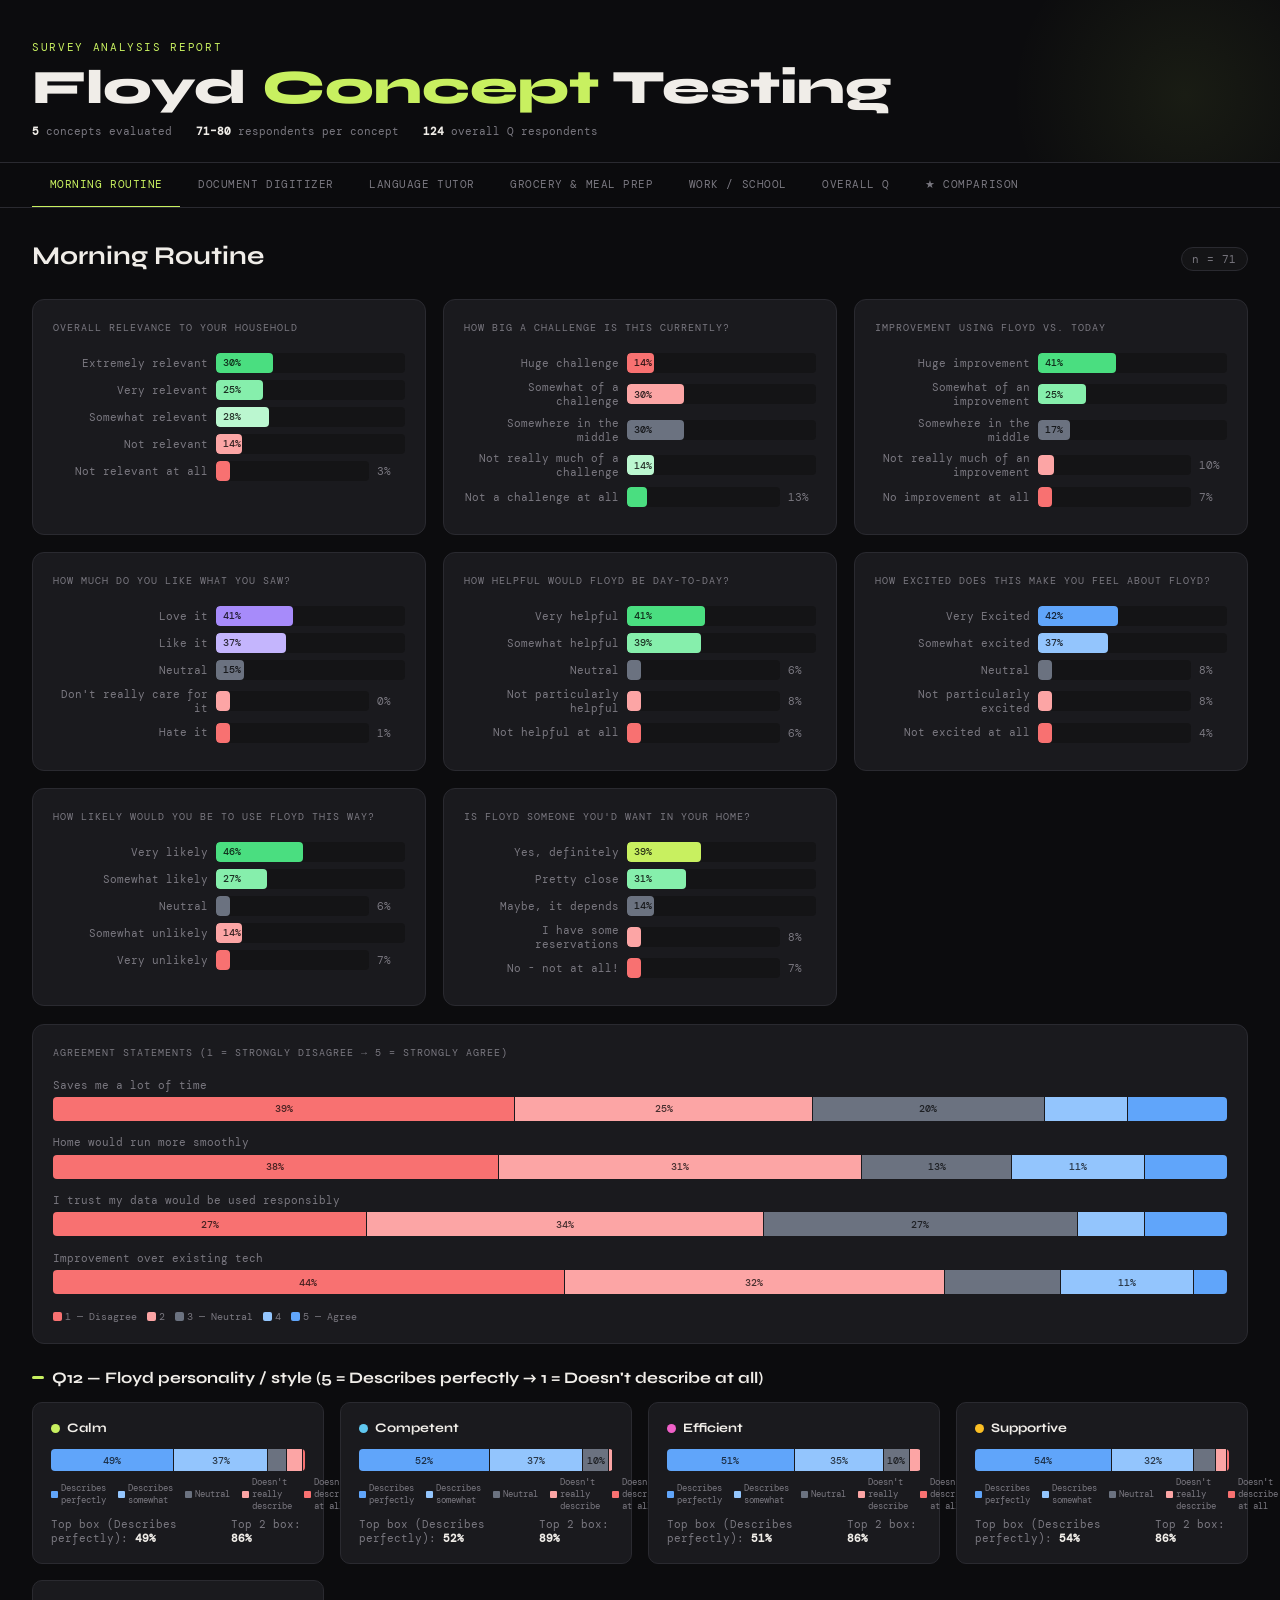
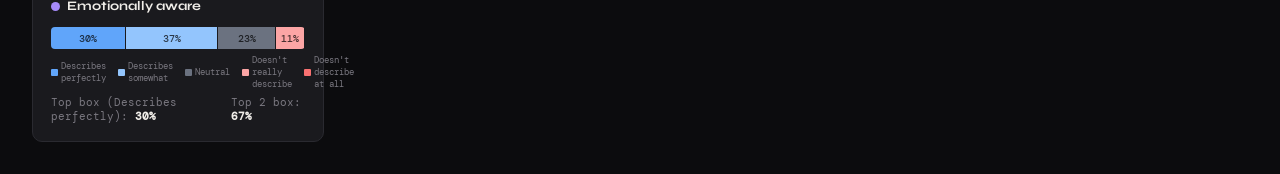
<file: floyddashboard/index.html>
<!DOCTYPE html>
<html lang="en">
<head>
<meta charset="UTF-8">
<meta name="viewport" content="width=device-width, initial-scale=1.0">
<title>Floyd Concept Testing Dashboard</title>
<link href="https://fonts.googleapis.com/css2?family=DM+Mono:wght@400;500&family=Syne:wght@700;800&display=swap" rel="stylesheet">
<style>
*{box-sizing:border-box;margin:0;padding:0}
:root{
  --bg:#0c0c0e;--surface:#141416;--card:#1a1a1e;--border:#2a2a30;
  --text:#f0ede8;--muted:#7a7880;
  --accent:#c8f060;--blue:#60a5fa;--purple:#a78bfa;--amber:#fbbf24;--red:#f87171;
  --pos1:#4ade80;--pos2:#86efac;--pos3:#bbf7d0;--neu:#6b7280;--neg1:#f87171;--neg2:#fca5a5;--neg3:#fecaca;
}
body{font-family:'DM Mono',monospace;background:var(--bg);color:var(--text);min-height:100vh}

header{padding:2.5rem 2rem 1.5rem;border-bottom:1px solid var(--border);position:relative;overflow:hidden}
header::before{content:'';position:absolute;top:-80px;right:-80px;width:350px;height:350px;background:radial-gradient(circle,rgba(200,240,96,.07) 0%,transparent 70%);pointer-events:none}
.htag{font-size:11px;letter-spacing:.15em;color:var(--accent);text-transform:uppercase;margin-bottom:.6rem}
h1{font-family:'Syne',sans-serif;font-size:clamp(1.8rem,4vw,3rem);font-weight:800;line-height:1;margin-bottom:.75rem}
h1 span{color:var(--accent)}
.hmeta{font-size:11px;color:var(--muted);display:flex;gap:1.5rem;flex-wrap:wrap}
.hmeta strong{color:var(--text)}

nav{position:sticky;top:0;z-index:100;background:rgba(12,12,14,.96);backdrop-filter:blur(10px);border-bottom:1px solid var(--border);padding:0 2rem;display:flex;gap:0;overflow-x:auto}
nav::-webkit-scrollbar{height:0}
.nb{font-family:'DM Mono',monospace;font-size:11px;letter-spacing:.05em;padding:.9rem 1.1rem;background:none;border:none;color:var(--muted);cursor:pointer;white-space:nowrap;border-bottom:2px solid transparent;transition:all .2s;text-transform:uppercase}
.nb:hover{color:var(--text)}
.nb.active{color:var(--accent);border-bottom-color:var(--accent)}

main{padding:2rem;max-width:1400px;margin:0 auto}

.sec{display:none}
.sec.active{display:block}

.sec-hdr{display:flex;align-items:flex-end;justify-content:space-between;margin-bottom:1.75rem;flex-wrap:wrap;gap:1rem}
.sec-title{font-family:'Syne',sans-serif;font-size:1.6rem;font-weight:700}
.nbadge{font-size:11px;background:var(--surface);border:1px solid var(--border);color:var(--muted);padding:4px 10px;border-radius:20px;letter-spacing:.05em}

.grid{display:grid;grid-template-columns:repeat(auto-fill,minmax(320px,1fr));gap:1.1rem;margin-bottom:1.1rem}
.card{background:var(--card);border:1px solid var(--border);border-radius:12px;padding:1.25rem}
.ctitle{font-size:10px;text-transform:uppercase;letter-spacing:.1em;color:var(--muted);margin-bottom:1.1rem;line-height:1.5}

.br{display:flex;align-items:center;gap:8px;margin-bottom:7px}
.bl{font-size:11px;color:var(--muted);width:155px;flex-shrink:0;text-align:right;line-height:1.3}
.bt{flex:1;background:var(--surface);border-radius:4px;height:20px;overflow:hidden}
.bf{height:100%;border-radius:4px;display:flex;align-items:center;padding:0 7px;min-width:2px}
.bv{font-size:10px;font-weight:500;color:rgba(0,0,0,.8);white-space:nowrap}
.bvo{font-size:11px;color:var(--muted);white-space:nowrap;min-width:28px}

.sub-hdr{font-family:'Syne',sans-serif;font-size:1rem;font-weight:700;color:var(--text);margin:1.5rem 0 .9rem;display:flex;align-items:center;gap:.5rem}
.sub-hdr::before{content:'';display:inline-block;width:12px;height:3px;background:var(--accent);border-radius:2px}

.agree-row{margin-bottom:.9rem}
.agree-lbl{font-size:11px;color:var(--muted);margin-bottom:4px;line-height:1.4}
.stk{display:flex;height:24px;border-radius:4px;overflow:hidden;gap:1px}
.ss{display:flex;align-items:center;justify-content:center;font-size:10px;font-weight:500;color:rgba(0,0,0,.72)}
.ag-leg{display:flex;flex-wrap:wrap;gap:10px;margin-top:1rem;font-size:10px;color:var(--muted)}
.ag-leg span{display:flex;align-items:center;gap:3px}
.dot{width:9px;height:9px;border-radius:2px;display:inline-block;flex-shrink:0}

.traits-grid{display:grid;grid-template-columns:repeat(auto-fill,minmax(260px,1fr));gap:1rem}
.tcrd{background:var(--card);border:1px solid var(--border);border-radius:10px;padding:1.1rem}
.tname{font-family:'Syne',sans-serif;font-size:13px;font-weight:700;margin-bottom:.8rem;display:flex;align-items:center;gap:7px}
.tdot{width:9px;height:9px;border-radius:50%;flex-shrink:0}
.tstk{display:flex;height:22px;border-radius:4px;overflow:hidden;gap:1px;margin-bottom:5px}
.tsum{font-size:11px;color:var(--muted);display:flex;justify-content:space-between}
.tsum strong{color:var(--text)}

/* COMPARISON */
.view-btns{display:flex;gap:8px;flex-wrap:wrap}
.vbtn{font-family:'DM Mono',monospace;font-size:11px;letter-spacing:.05em;padding:7px 14px;background:var(--surface);border:1px solid var(--border);color:var(--muted);border-radius:6px;cursor:pointer;transition:all .2s;text-transform:uppercase}
.vbtn.active{background:var(--accent);color:#0c0c0e;border-color:var(--accent);font-weight:700}
.exp-btn{font-family:'DM Mono',monospace;font-size:11px;letter-spacing:.05em;padding:7px 14px;background:transparent;border:1px solid var(--accent);color:var(--accent);border-radius:6px;cursor:pointer;transition:all .2s;text-transform:uppercase}
.exp-btn:hover{background:var(--accent);color:#0c0c0e}

.comp-sec{margin-bottom:1.75rem}
.comp-sec-title{font-size:11px;text-transform:uppercase;letter-spacing:.1em;color:var(--muted);padding:.4rem 0;margin-bottom:.5rem;border-bottom:1px solid var(--border)}
.ctable{width:100%;border-collapse:collapse}
.ctable th{font-size:10px;text-transform:uppercase;letter-spacing:.07em;color:var(--muted);padding:7px 10px;text-align:center;background:var(--surface);border:1px solid var(--border);white-space:nowrap}
.ctable th.qcol{text-align:left;width:210px}
.ctable td{padding:7px 9px;border:1px solid var(--border);text-align:center;font-size:12px;vertical-align:middle}
.ctable td.qcell{text-align:left;font-size:11px;color:var(--text);background:var(--card);line-height:1.4}
.ctable tr:hover td{filter:brightness(1.07)}
.pcell{font-size:13px;font-weight:700;color:#0c0c0e;border-radius:4px;padding:4px 8px;display:inline-block;min-width:50px}
.top-badge{display:inline-block;background:var(--accent);color:#0c0c0e;font-size:8px;font-weight:700;padding:1px 4px;border-radius:8px;margin-left:3px;vertical-align:middle}

@media(max-width:600px){main{padding:1rem}.bl{width:110px;font-size:10px}.grid{grid-template-columns:1fr}}
</style>
</head>
<body>

<header>
  <div class="htag">Survey Analysis Report</div>
  <h1>Floyd <span>Concept</span> Testing</h1>
  <div class="hmeta">
    <div><strong>5</strong> concepts evaluated</div>
    <div><strong>71–80</strong> respondents per concept</div>
    <div><strong>124</strong> overall Q respondents</div>
  </div>
</header>

<nav>
  <button class="nb active" onclick="show('mr',this)">Morning Routine</button>
  <button class="nb" onclick="show('dd',this)">Document Digitizer</button>
  <button class="nb" onclick="show('lt',this)">Language Tutor</button>
  <button class="nb" onclick="show('gm',this)">Grocery &amp; Meal Prep</button>
  <button class="nb" onclick="show('ws',this)">Work / School</button>
  <button class="nb" onclick="show('ov',this)">Overall Q</button>
  <button class="nb" onclick="show('cmp',this)">★ Comparison</button>
</nav>

<main>

<!-- ===== MORNING ROUTINE ===== -->
<div class="sec active" id="mr">
  <div class="sec-hdr"><div class="sec-title">Morning Routine</div><div class="nbadge">n = 71</div></div>
  <div class="grid">
    <div class="card"><div class="ctitle">Overall relevance to your household</div><div id="mr_rel"></div></div>
    <div class="card"><div class="ctitle">How big a challenge is this currently?</div><div id="mr_chal"></div></div>
    <div class="card"><div class="ctitle">Improvement using Floyd vs. today</div><div id="mr_imp"></div></div>
    <div class="card"><div class="ctitle">How much do you like what you saw?</div><div id="mr_like"></div></div>
    <div class="card"><div class="ctitle">How helpful would Floyd be day-to-day?</div><div id="mr_help"></div></div>
    <div class="card"><div class="ctitle">How excited does this make you feel about Floyd?</div><div id="mr_exc"></div></div>
    <div class="card"><div class="ctitle">How likely would you be to use Floyd this way?</div><div id="mr_likely"></div></div>
    <div class="card"><div class="ctitle">Is Floyd someone you'd want in your home?</div><div id="mr_who"></div></div>
  </div>
  <div class="card">
    <div class="ctitle">Agreement statements (1 = strongly disagree → 5 = strongly agree)</div>
    <div id="mr_agree"></div>
  </div>
  <div class="sub-hdr">Q12 — Floyd personality / style (5 = Describes perfectly → 1 = Doesn't describe at all)</div>
  <div class="traits-grid" id="mr_traits"></div>
</div>

<!-- ===== DOCUMENT DIGITIZER ===== -->
<div class="sec" id="dd">
  <div class="sec-hdr"><div class="sec-title">Document Digitizer</div><div class="nbadge">n = 71</div></div>
  <div class="grid">
    <div class="card"><div class="ctitle">Overall relevance to your household</div><div id="dd_rel"></div></div>
    <div class="card"><div class="ctitle">How big a challenge is this currently?</div><div id="dd_chal"></div></div>
    <div class="card"><div class="ctitle">Improvement using Floyd vs. today</div><div id="dd_imp"></div></div>
    <div class="card"><div class="ctitle">How much do you like what you saw?</div><div id="dd_like"></div></div>
    <div class="card"><div class="ctitle">How helpful would Floyd be day-to-day?</div><div id="dd_help"></div></div>
    <div class="card"><div class="ctitle">How excited does this make you feel about Floyd?</div><div id="dd_exc"></div></div>
    <div class="card"><div class="ctitle">How likely would you be to use Floyd this way?</div><div id="dd_likely"></div></div>
    <div class="card"><div class="ctitle">Is Floyd someone you'd want in your home?</div><div id="dd_who"></div></div>
  </div>
  <div class="card">
    <div class="ctitle">Agreement statements (1 = strongly disagree → 5 = strongly agree)</div>
    <div id="dd_agree"></div>
  </div>
  <div class="sub-hdr">Q12 — Floyd personality / style (5 = Describes perfectly → 1 = Doesn't describe at all)</div>
  <div class="traits-grid" id="dd_traits"></div>
</div>

<!-- ===== LANGUAGE TUTOR ===== -->
<div class="sec" id="lt">
  <div class="sec-hdr"><div class="sec-title">Language Tutor</div><div class="nbadge">n = 72</div></div>
  <div class="grid">
    <div class="card"><div class="ctitle">Overall relevance to your household</div><div id="lt_rel"></div></div>
    <div class="card"><div class="ctitle">How big a challenge is this currently?</div><div id="lt_chal"></div></div>
    <div class="card"><div class="ctitle">Improvement using Floyd vs. today</div><div id="lt_imp"></div></div>
    <div class="card"><div class="ctitle">How much do you like what you saw?</div><div id="lt_like"></div></div>
    <div class="card"><div class="ctitle">How helpful would Floyd be day-to-day?</div><div id="lt_help"></div></div>
    <div class="card"><div class="ctitle">How excited does this make you feel about Floyd?</div><div id="lt_exc"></div></div>
    <div class="card"><div class="ctitle">How likely would you be to use Floyd this way?</div><div id="lt_likely"></div></div>
    <div class="card"><div class="ctitle">Is Floyd someone you'd want in your home?</div><div id="lt_who"></div></div>
  </div>
  <div class="card">
    <div class="ctitle">Agreement statements (1 = strongly disagree → 5 = strongly agree)</div>
    <div id="lt_agree"></div>
  </div>
  <div class="sub-hdr">Q12 — Floyd personality / style (5 = Describes perfectly → 1 = Doesn't describe at all)</div>
  <div class="traits-grid" id="lt_traits"></div>
</div>

<!-- ===== GROCERY & MEAL PREP ===== -->
<div class="sec" id="gm">
  <div class="sec-hdr"><div class="sec-title">Grocery &amp; Meal Prep Assistant</div><div class="nbadge">n = 76</div></div>
  <div class="grid">
    <div class="card"><div class="ctitle">Overall relevance to your household</div><div id="gm_rel"></div></div>
    <div class="card"><div class="ctitle">How big a challenge is this currently?</div><div id="gm_chal"></div></div>
    <div class="card"><div class="ctitle">Improvement using Floyd vs. today</div><div id="gm_imp"></div></div>
    <div class="card"><div class="ctitle">How much do you like what you saw?</div><div id="gm_like"></div></div>
    <div class="card"><div class="ctitle">How helpful would Floyd be day-to-day?</div><div id="gm_help"></div></div>
    <div class="card"><div class="ctitle">How excited does this make you feel about Floyd?</div><div id="gm_exc"></div></div>
    <div class="card"><div class="ctitle">How likely would you be to use Floyd this way?</div><div id="gm_likely"></div></div>
    <div class="card"><div class="ctitle">Is Floyd someone you'd want in your home?</div><div id="gm_who"></div></div>
  </div>
  <div class="card">
    <div class="ctitle">Agreement statements (1 = strongly disagree → 5 = strongly agree)</div>
    <div id="gm_agree"></div>
  </div>
  <div class="sub-hdr">Q12 — Floyd personality / style (5 = Describes perfectly → 1 = Doesn't describe at all)</div>
  <div class="traits-grid" id="gm_traits"></div>
</div>

<!-- ===== WORK / SCHOOL ===== -->
<div class="sec" id="ws">
  <div class="sec-hdr"><div class="sec-title">Work / School Assistant</div><div class="nbadge">n = 80</div></div>
  <div class="grid">
    <div class="card"><div class="ctitle">Overall relevance to your household</div><div id="ws_rel"></div></div>
    <div class="card"><div class="ctitle">How big a challenge is this currently?</div><div id="ws_chal"></div></div>
    <div class="card"><div class="ctitle">Improvement using Floyd vs. today</div><div id="ws_imp"></div></div>
    <div class="card"><div class="ctitle">How much do you like what you saw?</div><div id="ws_like"></div></div>
    <div class="card"><div class="ctitle">How helpful would Floyd be day-to-day?</div><div id="ws_help"></div></div>
    <div class="card"><div class="ctitle">How excited does this make you feel about Floyd?</div><div id="ws_exc"></div></div>
    <div class="card"><div class="ctitle">How likely would you be to use Floyd this way?</div><div id="ws_likely"></div></div>
    <div class="card"><div class="ctitle">Is Floyd someone you'd want in your home?</div><div id="ws_who"></div></div>
  </div>
  <div class="card">
    <div class="ctitle">Agreement statements (1 = strongly disagree → 5 = strongly agree)</div>
    <div id="ws_agree"></div>
  </div>
  <div class="sub-hdr">Q12 — Floyd personality / style (5 = Describes perfectly → 1 = Doesn't describe at all)</div>
  <div class="traits-grid" id="ws_traits"></div>
</div>

<!-- ===== OVERALL Q ===== -->
<div class="sec" id="ov">
  <div class="sec-hdr"><div class="sec-title">Overall Question</div><div class="nbadge">n = 124</div></div>
  <div class="card" style="max-width:500px">
    <div class="ctitle">Would you prefer Floyd have the same personality across tasks, or show up differently in different scenarios?</div>
    <div id="ov_pref"></div>
  </div>
</div>

<!-- ===== COMPARISON ===== -->
<div class="sec" id="cmp">
  <div class="sec-hdr"><div class="sec-title">Cross-Concept Comparison</div><div class="nbadge">all 5 concepts</div></div>
  <div style="display:flex;justify-content:space-between;align-items:center;flex-wrap:wrap;gap:10px;margin-bottom:1.5rem">
    <div class="view-btns">
      <button class="vbtn active" id="btn1" onclick="switchView('top1')">Top box only</button>
      <button class="vbtn" id="btn2" onclick="switchView('top2')">Top 2 box combined</button>
    </div>
    <button class="exp-btn" onclick="exportCSV()">↓ Export CSV</button>
  </div>
  <div id="cmp_top1"></div>
  <div id="cmp_top2" style="display:none"></div>
</div>

</main>

<script>
// ── NAV ──────────────────────────────────────────────────────────────────
function show(id, btn) {
  document.querySelectorAll('.sec').forEach(s => s.classList.remove('active'));
  document.querySelectorAll('.nb').forEach(b => b.classList.remove('active'));
  document.getElementById(id).classList.add('active');
  btn.classList.add('active');
}

// ── COLORS ───────────────────────────────────────────────────────────────
const C = {
  pos1:'#4ade80', pos2:'#86efac', pos3:'#bbf7d0',
  neu:'#6b7280',
  neg1:'#f87171', neg2:'#fca5a5', neg3:'#fecaca',
  blue1:'#60a5fa', blue2:'#93c5fd',
  pur1:'#a78bfa', pur2:'#c4b5fd',
  acc:'#c8f060',
};
const agreeC = ['#f87171','#fca5a5','#6b7280','#93c5fd','#60a5fa'];
const traitC  = ['#60a5fa','#93c5fd','#6b7280','#fca5a5','#f87171']; // 5=blue(best) → 1=red(worst)
const traitDots = ['#c8f060','#60c8f0','#f060c8','#fbbf24','#a78bfa'];

function relC(l){
  if(l.includes('Extremely')) return C.pos1;
  if(l.includes('Very r'))    return C.pos2;
  if(l.includes('Somewhat r'))return C.pos3;
  if(l.includes('Not relevant at')) return C.neg1;
  if(l.includes('Not relevant'))    return C.neg2;
  return C.neu;
}
function chalC(l){
  if(l.includes('Huge'))              return C.neg1;
  if(l.includes('Somewhat of a'))     return C.neg2;
  if(l.includes('middle'))            return C.neu;
  if(l.includes('Not really'))        return C.pos3;
  if(l.includes('Not a challenge'))   return C.pos1;
  return C.neu;
}
function impC(l){
  if(l.includes('Huge imp'))          return C.pos1;
  if(l.includes('Somewhat of an imp'))return C.pos2;
  if(l.includes('middle'))            return C.neu;
  if(l.includes('Not really much of an imp')) return C.neg2;
  if(l.includes('No improvement'))    return C.neg1;
  return C.neu;
}
function likeC(l){
  if(l.includes('Love'))   return C.pur1;
  if(l.includes('Like it'))return C.pur2;
  if(l.includes('Neutral'))return C.neu;
  if(l.includes('care for'))return C.neg2;
  if(l.includes('Hate'))   return C.neg1;
  return C.neu;
}
function helpC(l){
  if(l.includes('Very helpful'))      return C.pos1;
  if(l.includes('Somewhat helpful'))  return C.pos2;
  if(l.includes('Neutral'))           return C.neu;
  if(l.includes('Not particularly'))  return C.neg2;
  if(l.includes('Not helpful at all'))return C.neg1;
  return C.neu;
}
function excC(l){
  if(l.includes('Very Excited'))         return C.blue1;
  if(l.includes('Somewhat excited'))     return C.blue2;
  if(l.includes('Neutral'))             return C.neu;
  if(l.includes('Not particularly exc')) return C.neg2;
  if(l.includes('Not excited at all'))   return C.neg1;
  return C.neu;
}
function likelyC(l){
  if(l.includes('Very likely'))      return C.pos1;
  if(l.includes('Somewhat likely'))  return C.pos2;
  if(l.includes('Neutral'))          return C.neu;
  if(l.includes('Somewhat unlikely'))return C.neg2;
  if(l.includes('Very unlikely'))    return C.neg1;
  return C.neu;
}
function whoC(l){
  if(l.includes('Yes, definitely'))      return C.acc;
  if(l.includes('Pretty close'))         return C.pos2;
  if(l.includes('Maybe'))                return C.neu;
  if(l.includes('reservations'))         return C.neg2;
  if(l.includes('not at all'))           return C.neg1;
  return C.neu;
}
function ratingC(l){
  if(l==='Rating 5') return C.blue1;
  if(l==='Rating 4') return C.blue2;
  if(l==='Rating 3') return C.neu;
  if(l==='Rating 2') return C.neg2;
  if(l==='Rating 1') return C.neg1;
  return C.neu;
}
function ovC(l){ return l.includes('Different') ? C.acc : C.blue1; }

// ── BAR RENDERER ─────────────────────────────────────────────────────────
function bars(id, rows, colorFn) {
  const el = document.getElementById(id);
  if (!el) return;
  el.innerHTML = rows.map(r => {
    const w = Math.max(r.pct, 1);
    const showIn = r.pct >= 14;
    const col = colorFn(r.label);
    return `<div class="br">
      <div class="bl">${r.label}</div>
      <div class="bt"><div class="bf" style="width:${w}%;background:${col}">
        ${showIn ? `<span class="bv">${r.pct}%</span>` : ''}
      </div></div>
      ${!showIn ? `<span class="bvo">${r.pct}%</span>` : ''}
    </div>`;
  }).join('');
}

// ── AGREE STACKED ────────────────────────────────────────────────────────
function agree(id, rows4) {
  const el = document.getElementById(id);
  if (!el) return;
  const qs = [
    {lbl:'Saves me a lot of time', rows: rows4[0]},
    {lbl:'Home would run more smoothly', rows: rows4[1]},
    {lbl:'I trust my data would be used responsibly', rows: rows4[2]},
    {lbl:'Improvement over existing tech', rows: rows4[3]},
  ];
  const legend = `<div class="ag-leg">${['1 — Disagree','2','3 — Neutral','4','5 — Agree'].map((l,i)=>`<span><span class="dot" style="background:${agreeC[i]}"></span>${l}</span>`).join('')}</div>`;
  el.innerHTML = qs.map(q => {
    const total = q.rows.reduce((a,b)=>a+b.count,0);
    const segs = q.rows.map((r,i)=>{
      const flex = total ? (r.count/total*100) : 0;
      const show = flex >= 10;
      return `<div class="ss" style="flex:${Math.max(flex,.3)};background:${agreeC[i]}">${show ? r.pct+'%' : ''}</div>`;
    }).join('');
    return `<div class="agree-row"><div class="agree-lbl">${q.lbl}</div><div class="stk">${segs}</div></div>`;
  }).join('') + legend;
}

// ── TRAITS ───────────────────────────────────────────────────────────────
// Scale: 5=Describes perfectly, 4=Describes somewhat, 3=Neutral, 2=Doesn't really describe, 1=Doesn't describe at all
const traitLabels = ['Describes perfectly','Describes somewhat','Neutral',"Doesn't really describe","Doesn't describe at all"];

function traits(id, traitMap) {
  const el = document.getElementById(id);
  if (!el) return;
  const names = ['Calm','Competent','Efficient','Supportive','Emotionally aware'];
  el.innerHTML = names.map((name, ti) => {
    const d = traitMap[name];
    const segs = d.rows.map((r,i)=>{
      const flex = Math.max(r.pct,.3);
      const show = r.pct >= 10;
      return `<div class="ss" style="flex:${flex};background:${traitC[i]}" title="${traitLabels[i]}: ${r.pct}%">${show ? r.pct+'%' : ''}</div>`;
    }).join('');
    const top1 = d.rows[0].pct;
    const top2 = d.rows[0].pct + d.rows[1].pct;
    return `<div class="tcrd">
      <div class="tname"><span class="tdot" style="background:${traitDots[ti]}"></span>${name}</div>
      <div class="tstk">${segs}</div>
      <div style="font-size:9px;color:var(--muted);margin-bottom:5px;display:flex;gap:12px">
        ${traitLabels.map((l,i)=>`<span style="display:flex;align-items:center;gap:3px"><span style="width:7px;height:7px;border-radius:1px;background:${traitC[i]};display:inline-block;flex-shrink:0"></span>${l}</span>`).join('')}
      </div>
      <div class="tsum">
        <span>Top box (Describes perfectly): <strong>${top1}%</strong></span>
        <span>Top 2 box: <strong>${top2}%</strong></span>
      </div>
    </div>`;
  }).join('');
}

// ── ALL DATA ─────────────────────────────────────────────────────────────
const D = {
  mr: {
    rel:   [{label:'Extremely relevant',count:21,pct:30},{label:'Very relevant',count:18,pct:25},{label:'Somewhat relevant',count:20,pct:28},{label:'Not relevant',count:10,pct:14},{label:'Not relevant at all',count:2,pct:3}],
    chal:  [{label:'Huge challenge',count:10,pct:14},{label:'Somewhat of a challenge',count:21,pct:30},{label:'Somewhere in the middle',count:21,pct:30},{label:'Not really much of a challenge',count:10,pct:14},{label:'Not a challenge at all',count:9,pct:13}],
    imp:   [{label:'Huge improvement',count:29,pct:41},{label:'Somewhat of an improvement',count:18,pct:25},{label:'Somewhere in the middle',count:12,pct:17},{label:'Not really much of an improvement',count:7,pct:10},{label:'No improvement at all',count:5,pct:7}],
    like:  [{label:'Love it',count:29,pct:41},{label:'Like it',count:26,pct:37},{label:'Neutral',count:11,pct:15},{label:"Don't really care for it",count:0,pct:0},{label:'Hate it',count:1,pct:1}],
    help:  [{label:'Very helpful',count:29,pct:41},{label:'Somewhat helpful',count:28,pct:39},{label:'Neutral',count:4,pct:6},{label:'Not particularly helpful',count:6,pct:8},{label:'Not helpful at all',count:4,pct:6}],
    exc:   [{label:'Very Excited',count:30,pct:42},{label:'Somewhat excited',count:26,pct:37},{label:'Neutral',count:6,pct:8},{label:'Not particularly excited',count:6,pct:8},{label:'Not excited at all',count:3,pct:4}],
    likely:[{label:'Very likely',count:33,pct:46},{label:'Somewhat likely',count:19,pct:27},{label:'Neutral',count:4,pct:6},{label:'Somewhat unlikely',count:10,pct:14},{label:'Very unlikely',count:5,pct:7}],
    who:   [{label:'Yes, definitely',count:28,pct:39},{label:'Pretty close',count:22,pct:31},{label:'Maybe, it depends',count:10,pct:14},{label:'I have some reservations',count:6,pct:8},{label:'No - not at all!',count:5,pct:7}],
    agree: [
      [{label:'Rating 5',count:28,pct:39},{label:'Rating 4',count:18,pct:25},{label:'Rating 3',count:14,pct:20},{label:'Rating 2',count:5,pct:7},{label:'Rating 1',count:6,pct:8}],
      [{label:'Rating 5',count:27,pct:38},{label:'Rating 4',count:22,pct:31},{label:'Rating 3',count:9,pct:13},{label:'Rating 2',count:8,pct:11},{label:'Rating 1',count:5,pct:7}],
      [{label:'Rating 5',count:19,pct:27},{label:'Rating 4',count:24,pct:34},{label:'Rating 3',count:19,pct:27},{label:'Rating 2',count:4,pct:6},{label:'Rating 1',count:5,pct:7}],
      [{label:'Rating 5',count:31,pct:44},{label:'Rating 4',count:23,pct:32},{label:'Rating 3',count:7,pct:10},{label:'Rating 2',count:8,pct:11},{label:'Rating 1',count:2,pct:3}],
    ],
    q12: {
      Calm:             {n:71,rows:[{label:'Describes perfectly',count:35,pct:49},{label:'Describes somewhat',count:26,pct:37},{label:'Neutral',count:5,pct:7},{label:"Doesn't really describe",count:4,pct:6},{label:"Doesn't describe at all",count:1,pct:1}]},
      Competent:        {n:71,rows:[{label:'Describes perfectly',count:37,pct:52},{label:'Describes somewhat',count:26,pct:37},{label:'Neutral',count:7,pct:10},{label:"Doesn't really describe",count:1,pct:1},{label:"Doesn't describe at all",count:0,pct:0}]},
      Efficient:        {n:71,rows:[{label:'Describes perfectly',count:36,pct:51},{label:'Describes somewhat',count:25,pct:35},{label:'Neutral',count:7,pct:10},{label:"Doesn't really describe",count:3,pct:4},{label:"Doesn't describe at all",count:0,pct:0}]},
      Supportive:       {n:71,rows:[{label:'Describes perfectly',count:38,pct:54},{label:'Describes somewhat',count:23,pct:32},{label:'Neutral',count:6,pct:8},{label:"Doesn't really describe",count:3,pct:4},{label:"Doesn't describe at all",count:1,pct:1}]},
      'Emotionally aware':{n:71,rows:[{label:'Describes perfectly',count:21,pct:30},{label:'Describes somewhat',count:26,pct:37},{label:'Neutral',count:16,pct:23},{label:"Doesn't really describe",count:8,pct:11},{label:"Doesn't describe at all",count:0,pct:0}]},
    }
  },
  dd: {
    rel:   [{label:'Extremely relevant',count:12,pct:17},{label:'Very relevant',count:26,pct:37},{label:'Somewhat relevant',count:23,pct:32},{label:'Not relevant',count:9,pct:13},{label:'Not relevant at all',count:1,pct:1}],
    chal:  [{label:'Huge challenge',count:6,pct:8},{label:'Somewhat of a challenge',count:17,pct:24},{label:'Somewhere in the middle',count:24,pct:34},{label:'Not really much of a challenge',count:11,pct:15},{label:'Not a challenge at all',count:13,pct:18}],
    imp:   [{label:'Huge improvement',count:31,pct:44},{label:'Somewhat of an improvement',count:18,pct:25},{label:'Somewhere in the middle',count:6,pct:8},{label:'Not really much of an improvement',count:11,pct:15},{label:'No improvement at all',count:5,pct:7}],
    like:  [{label:'Love it',count:23,pct:32},{label:'Like it',count:32,pct:45},{label:'Neutral',count:8,pct:11},{label:"Don't really care for it",count:0,pct:0},{label:'Hate it',count:0,pct:0}],
    help:  [{label:'Very helpful',count:31,pct:44},{label:'Somewhat helpful',count:19,pct:27},{label:'Neutral',count:9,pct:13},{label:'Not particularly helpful',count:9,pct:13},{label:'Not helpful at all',count:3,pct:4}],
    exc:   [{label:'Very Excited',count:28,pct:39},{label:'Somewhat excited',count:21,pct:30},{label:'Neutral',count:12,pct:17},{label:'Not particularly excited',count:8,pct:11},{label:'Not excited at all',count:2,pct:3}],
    likely:[{label:'Very likely',count:32,pct:45},{label:'Somewhat likely',count:17,pct:24},{label:'Neutral',count:7,pct:10},{label:'Somewhat unlikely',count:9,pct:13},{label:'Very unlikely',count:6,pct:8}],
    who:   [{label:'Yes, definitely',count:29,pct:41},{label:'Pretty close',count:18,pct:25},{label:'Maybe, it depends',count:17,pct:24},{label:'I have some reservations',count:7,pct:10},{label:'No - not at all!',count:0,pct:0}],
    agree: [
      [{label:'Rating 5',count:31,pct:44},{label:'Rating 4',count:15,pct:21},{label:'Rating 3',count:14,pct:20},{label:'Rating 2',count:8,pct:11},{label:'Rating 1',count:3,pct:4}],
      [{label:'Rating 5',count:22,pct:31},{label:'Rating 4',count:17,pct:24},{label:'Rating 3',count:22,pct:31},{label:'Rating 2',count:7,pct:10},{label:'Rating 1',count:3,pct:4}],
      [{label:'Rating 5',count:17,pct:24},{label:'Rating 4',count:20,pct:28},{label:'Rating 3',count:20,pct:28},{label:'Rating 2',count:11,pct:15},{label:'Rating 1',count:3,pct:4}],
      [{label:'Rating 5',count:25,pct:35},{label:'Rating 4',count:28,pct:39},{label:'Rating 3',count:11,pct:15},{label:'Rating 2',count:7,pct:10},{label:'Rating 1',count:0,pct:0}],
    ],
    q12: {
      Calm:             {n:71,rows:[{label:'Describes perfectly',count:37,pct:52},{label:'Describes somewhat',count:27,pct:38},{label:'Neutral',count:2,pct:3},{label:"Doesn't really describe",count:4,pct:6},{label:"Doesn't describe at all",count:1,pct:1}]},
      Competent:        {n:71,rows:[{label:'Describes perfectly',count:36,pct:51},{label:'Describes somewhat',count:21,pct:30},{label:'Neutral',count:12,pct:17},{label:"Doesn't really describe",count:2,pct:3},{label:"Doesn't describe at all",count:0,pct:0}]},
      Efficient:        {n:71,rows:[{label:'Describes perfectly',count:33,pct:46},{label:'Describes somewhat',count:27,pct:38},{label:'Neutral',count:10,pct:14},{label:"Doesn't really describe",count:1,pct:1},{label:"Doesn't describe at all",count:0,pct:0}]},
      Supportive:       {n:71,rows:[{label:'Describes perfectly',count:35,pct:49},{label:'Describes somewhat',count:28,pct:39},{label:'Neutral',count:6,pct:8},{label:"Doesn't really describe",count:1,pct:1},{label:"Doesn't describe at all",count:1,pct:1}]},
      'Emotionally aware':{n:71,rows:[{label:'Describes perfectly',count:17,pct:24},{label:'Describes somewhat',count:25,pct:35},{label:'Neutral',count:23,pct:32},{label:"Doesn't really describe",count:4,pct:6},{label:"Doesn't describe at all",count:2,pct:3}]},
    }
  },
  lt: {
    rel:   [{label:'Extremely relevant',count:20,pct:28},{label:'Very relevant',count:9,pct:12},{label:'Somewhat relevant',count:27,pct:38},{label:'Not relevant',count:8,pct:11},{label:'Not relevant at all',count:8,pct:11}],
    chal:  [{label:'Huge challenge',count:7,pct:10},{label:'Somewhat of a challenge',count:22,pct:31},{label:'Somewhere in the middle',count:19,pct:26},{label:'Not really much of a challenge',count:13,pct:18},{label:'Not a challenge at all',count:11,pct:15}],
    imp:   [{label:'Huge improvement',count:34,pct:47},{label:'Somewhat of an improvement',count:17,pct:24},{label:'Somewhere in the middle',count:10,pct:14},{label:'Not really much of an improvement',count:5,pct:7},{label:'No improvement at all',count:6,pct:8}],
    like:  [{label:'Love it',count:32,pct:44},{label:'Like it',count:30,pct:42},{label:'Neutral',count:3,pct:4},{label:"Don't really care for it",count:0,pct:0},{label:'Hate it',count:0,pct:0}],
    help:  [{label:'Very helpful',count:33,pct:46},{label:'Somewhat helpful',count:18,pct:25},{label:'Neutral',count:11,pct:15},{label:'Not particularly helpful',count:7,pct:10},{label:'Not helpful at all',count:3,pct:4}],
    exc:   [{label:'Very Excited',count:30,pct:42},{label:'Somewhat excited',count:27,pct:38},{label:'Neutral',count:7,pct:10},{label:'Not particularly excited',count:3,pct:4},{label:'Not excited at all',count:5,pct:7}],
    likely:[{label:'Very likely',count:34,pct:47},{label:'Somewhat likely',count:20,pct:28},{label:'Neutral',count:8,pct:11},{label:'Somewhat unlikely',count:4,pct:6},{label:'Very unlikely',count:6,pct:8}],
    who:   [{label:'Yes, definitely',count:27,pct:38},{label:'Pretty close',count:20,pct:28},{label:'Maybe, it depends',count:15,pct:21},{label:'I have some reservations',count:5,pct:7},{label:'No - not at all!',count:5,pct:7}],
    agree: [
      [{label:'Rating 5',count:24,pct:33},{label:'Rating 4',count:18,pct:25},{label:'Rating 3',count:11,pct:15},{label:'Rating 2',count:13,pct:18},{label:'Rating 1',count:6,pct:8}],
      [{label:'Rating 5',count:19,pct:26},{label:'Rating 4',count:17,pct:24},{label:'Rating 3',count:19,pct:26},{label:'Rating 2',count:7,pct:10},{label:'Rating 1',count:10,pct:14}],
      [{label:'Rating 5',count:11,pct:15},{label:'Rating 4',count:24,pct:33},{label:'Rating 3',count:18,pct:25},{label:'Rating 2',count:14,pct:19},{label:'Rating 1',count:5,pct:7}],
      [{label:'Rating 5',count:37,pct:51},{label:'Rating 4',count:18,pct:25},{label:'Rating 3',count:12,pct:17},{label:'Rating 2',count:2,pct:3},{label:'Rating 1',count:3,pct:4}],
    ],
    q12: {
      Calm:             {n:72,rows:[{label:'Describes perfectly',count:39,pct:54},{label:'Describes somewhat',count:17,pct:24},{label:'Neutral',count:10,pct:14},{label:"Doesn't really describe",count:4,pct:6},{label:"Doesn't describe at all",count:2,pct:3}]},
      Competent:        {n:72,rows:[{label:'Describes perfectly',count:37,pct:51},{label:'Describes somewhat',count:26,pct:36},{label:'Neutral',count:3,pct:4},{label:"Doesn't really describe",count:5,pct:7},{label:"Doesn't describe at all",count:1,pct:1}]},
      Efficient:        {n:72,rows:[{label:'Describes perfectly',count:36,pct:50},{label:'Describes somewhat',count:19,pct:26},{label:'Neutral',count:13,pct:18},{label:"Doesn't really describe",count:1,pct:1},{label:"Doesn't describe at all",count:3,pct:4}]},
      Supportive:       {n:72,rows:[{label:'Describes perfectly',count:52,pct:72},{label:'Describes somewhat',count:14,pct:19},{label:'Neutral',count:2,pct:3},{label:"Doesn't really describe",count:3,pct:4},{label:"Doesn't describe at all",count:1,pct:1}]},
      'Emotionally aware':{n:72,rows:[{label:'Describes perfectly',count:29,pct:40},{label:'Describes somewhat',count:25,pct:35},{label:'Neutral',count:14,pct:19},{label:"Doesn't really describe",count:2,pct:3},{label:"Doesn't describe at all",count:2,pct:3}]},
    }
  },
  gm: {
    rel:   [{label:'Extremely relevant',count:29,pct:38},{label:'Very relevant',count:21,pct:28},{label:'Somewhat relevant',count:19,pct:25},{label:'Not relevant',count:5,pct:7},{label:'Not relevant at all',count:2,pct:3}],
    chal:  [{label:'Huge challenge',count:11,pct:14},{label:'Somewhat of a challenge',count:24,pct:32},{label:'Somewhere in the middle',count:20,pct:26},{label:'Not really much of a challenge',count:14,pct:18},{label:'Not a challenge at all',count:7,pct:9}],
    imp:   [{label:'Huge improvement',count:38,pct:50},{label:'Somewhat of an improvement',count:18,pct:24},{label:'Somewhere in the middle',count:10,pct:13},{label:'Not really much of an improvement',count:7,pct:9},{label:'No improvement at all',count:3,pct:4}],
    like:  [{label:'Love it',count:37,pct:49},{label:'Like it',count:26,pct:34},{label:'Neutral',count:9,pct:12},{label:"Don't really care for it",count:0,pct:0},{label:'Hate it',count:1,pct:1}],
    help:  [{label:'Very helpful',count:41,pct:54},{label:'Somewhat helpful',count:20,pct:26},{label:'Neutral',count:7,pct:9},{label:'Not particularly helpful',count:6,pct:8},{label:'Not helpful at all',count:2,pct:3}],
    exc:   [{label:'Very Excited',count:41,pct:54},{label:'Somewhat excited',count:23,pct:30},{label:'Neutral',count:5,pct:7},{label:'Not particularly excited',count:4,pct:5},{label:'Not excited at all',count:3,pct:4}],
    likely:[{label:'Very likely',count:41,pct:54},{label:'Somewhat likely',count:22,pct:29},{label:'Neutral',count:4,pct:5},{label:'Somewhat unlikely',count:7,pct:9},{label:'Very unlikely',count:2,pct:3}],
    who:   [{label:'Yes, definitely',count:35,pct:46},{label:'Pretty close',count:19,pct:25},{label:'Maybe, it depends',count:13,pct:17},{label:'I have some reservations',count:6,pct:8},{label:'No - not at all!',count:3,pct:4}],
    agree: [
      [{label:'Rating 5',count:37,pct:49},{label:'Rating 4',count:19,pct:25},{label:'Rating 3',count:8,pct:11},{label:'Rating 2',count:9,pct:12},{label:'Rating 1',count:3,pct:4}],
      [{label:'Rating 5',count:30,pct:39},{label:'Rating 4',count:26,pct:34},{label:'Rating 3',count:11,pct:14},{label:'Rating 2',count:6,pct:8},{label:'Rating 1',count:3,pct:4}],
      [{label:'Rating 5',count:20,pct:26},{label:'Rating 4',count:18,pct:24},{label:'Rating 3',count:27,pct:36},{label:'Rating 2',count:10,pct:13},{label:'Rating 1',count:1,pct:1}],
      [{label:'Rating 5',count:46,pct:61},{label:'Rating 4',count:16,pct:21},{label:'Rating 3',count:9,pct:12},{label:'Rating 2',count:2,pct:3},{label:'Rating 1',count:3,pct:4}],
    ],
    q12: {
      Calm:             {n:76,rows:[{label:'Describes perfectly',count:38,pct:50},{label:'Describes somewhat',count:28,pct:37},{label:'Neutral',count:2,pct:3},{label:"Doesn't really describe",count:6,pct:8},{label:"Doesn't describe at all",count:2,pct:3}]},
      Competent:        {n:76,rows:[{label:'Describes perfectly',count:46,pct:61},{label:'Describes somewhat',count:18,pct:24},{label:'Neutral',count:10,pct:13},{label:"Doesn't really describe",count:1,pct:1},{label:"Doesn't describe at all",count:1,pct:1}]},
      Efficient:        {n:76,rows:[{label:'Describes perfectly',count:50,pct:66},{label:'Describes somewhat',count:18,pct:24},{label:'Neutral',count:6,pct:8},{label:"Doesn't really describe",count:2,pct:3},{label:"Doesn't describe at all",count:0,pct:0}]},
      Supportive:       {n:76,rows:[{label:'Describes perfectly',count:45,pct:59},{label:'Describes somewhat',count:21,pct:28},{label:'Neutral',count:8,pct:11},{label:"Doesn't really describe",count:2,pct:3},{label:"Doesn't describe at all",count:0,pct:0}]},
      'Emotionally aware':{n:76,rows:[{label:'Describes perfectly',count:22,pct:29},{label:'Describes somewhat',count:25,pct:33},{label:'Neutral',count:25,pct:33},{label:"Doesn't really describe",count:2,pct:3},{label:"Doesn't describe at all",count:2,pct:3}]},
    }
  },
  ws: {
    rel:   [{label:'Extremely relevant',count:15,pct:19},{label:'Very relevant',count:15,pct:19},{label:'Somewhat relevant',count:32,pct:40},{label:'Not relevant',count:11,pct:14},{label:'Not relevant at all',count:7,pct:9}],
    chal:  [{label:'Huge challenge',count:13,pct:16},{label:'Somewhat of a challenge',count:19,pct:24},{label:'Somewhere in the middle',count:18,pct:22},{label:'Not really much of a challenge',count:14,pct:18},{label:'Not a challenge at all',count:16,pct:20}],
    imp:   [{label:'Huge improvement',count:27,pct:34},{label:'Somewhat of an improvement',count:22,pct:28},{label:'Somewhere in the middle',count:16,pct:20},{label:'Not really much of an improvement',count:6,pct:8},{label:'No improvement at all',count:9,pct:11}],
    like:  [{label:'Love it',count:29,pct:36},{label:'Like it',count:25,pct:31},{label:'Neutral',count:18,pct:22},{label:"Don't really care for it",count:0,pct:0},{label:'Hate it',count:1,pct:1}],
    help:  [{label:'Very helpful',count:28,pct:35},{label:'Somewhat helpful',count:23,pct:29},{label:'Neutral',count:12,pct:15},{label:'Not particularly helpful',count:10,pct:12},{label:'Not helpful at all',count:7,pct:9}],
    exc:   [{label:'Very Excited',count:29,pct:36},{label:'Somewhat excited',count:23,pct:29},{label:'Neutral',count:13,pct:16},{label:'Not particularly excited',count:12,pct:15},{label:'Not excited at all',count:3,pct:4}],
    likely:[{label:'Very likely',count:32,pct:40},{label:'Somewhat likely',count:17,pct:21},{label:'Neutral',count:11,pct:14},{label:'Somewhat unlikely',count:9,pct:11},{label:'Very unlikely',count:11,pct:14}],
    who:   [{label:'Yes, definitely',count:28,pct:35},{label:'Pretty close',count:18,pct:22},{label:'Maybe, it depends',count:18,pct:22},{label:'I have some reservations',count:13,pct:16},{label:'No - not at all!',count:3,pct:4}],
    agree: [
      [{label:'Rating 5',count:29,pct:36},{label:'Rating 4',count:19,pct:24},{label:'Rating 3',count:16,pct:20},{label:'Rating 2',count:9,pct:11},{label:'Rating 1',count:7,pct:9}],
      [{label:'Rating 5',count:29,pct:36},{label:'Rating 4',count:16,pct:20},{label:'Rating 3',count:17,pct:21},{label:'Rating 2',count:11,pct:14},{label:'Rating 1',count:7,pct:9}],
      [{label:'Rating 5',count:21,pct:26},{label:'Rating 4',count:25,pct:31},{label:'Rating 3',count:24,pct:30},{label:'Rating 2',count:6,pct:8},{label:'Rating 1',count:4,pct:5}],
      [{label:'Rating 5',count:34,pct:42},{label:'Rating 4',count:24,pct:30},{label:'Rating 3',count:8,pct:10},{label:'Rating 2',count:10,pct:12},{label:'Rating 1',count:4,pct:5}],
    ],
    q12: {
      Calm:             {n:80,rows:[{label:'Describes perfectly',count:38,pct:48},{label:'Describes somewhat',count:27,pct:34},{label:'Neutral',count:13,pct:16},{label:"Doesn't really describe",count:2,pct:2},{label:"Doesn't describe at all",count:0,pct:0}]},
      Competent:        {n:80,rows:[{label:'Describes perfectly',count:42,pct:52},{label:'Describes somewhat',count:28,pct:35},{label:'Neutral',count:5,pct:6},{label:"Doesn't really describe",count:4,pct:5},{label:"Doesn't describe at all",count:1,pct:1}]},
      Efficient:        {n:80,rows:[{label:'Describes perfectly',count:46,pct:57},{label:'Describes somewhat',count:26,pct:32},{label:'Neutral',count:3,pct:4},{label:"Doesn't really describe",count:4,pct:5},{label:"Doesn't describe at all",count:1,pct:1}]},
      Supportive:       {n:80,rows:[{label:'Describes perfectly',count:40,pct:50},{label:'Describes somewhat',count:21,pct:26},{label:'Neutral',count:9,pct:11},{label:"Doesn't really describe",count:10,pct:12},{label:"Doesn't describe at all",count:0,pct:0}]},
      'Emotionally aware':{n:80,rows:[{label:'Describes perfectly',count:22,pct:28},{label:'Describes somewhat',count:20,pct:25},{label:'Neutral',count:27,pct:34},{label:"Doesn't really describe",count:9,pct:11},{label:"Doesn't describe at all",count:2,pct:2}]},
    }
  }
};

const ovRows = [{label:'Differently for different scenarios',count:66,pct:53},{label:'Same across tasks',count:58,pct:47}];

// ── RENDER CONCEPT SECTIONS ───────────────────────────────────────────────
const maps = {mr:D.mr, dd:D.dd, lt:D.lt, gm:D.gm, ws:D.ws};
for (const [p, d] of Object.entries(maps)) {
  bars(`${p}_rel`,   d.rel,   relC);
  bars(`${p}_chal`,  d.chal,  chalC);
  bars(`${p}_imp`,   d.imp,   impC);
  bars(`${p}_like`,  d.like,  likeC);
  bars(`${p}_help`,  d.help,  helpC);
  bars(`${p}_exc`,   d.exc,   excC);
  bars(`${p}_likely`,d.likely,likelyC);
  bars(`${p}_who`,   d.who,   whoC);
  agree(`${p}_agree`, d.agree);
  traits(`${p}_traits`, d.q12);
}
bars('ov_pref', ovRows, ovC);

// ── COMPARISON DATA ───────────────────────────────────────────────────────
const CONCEPTS = ['Morning Routine','Document Digitizer','Language Tutor','Grocery & Meal Prep','Work / School'];
const cmpSections = [
  { title:'Perception & Relevance', rows:[
    {q:'Relevance',             t1l:'Extremely relevant',             t2l:'Extremely + Very relevant',
     top1:[30,17,28,38,19],    top2:[55,54,40,66,38]},
    {q:'Challenge level',       t1l:'Huge challenge',                 t2l:'Huge + Somewhat of a challenge',
     top1:[14,8,10,15,16],     top2:[44,32,40,46,40]},
    {q:'Improvement vs. today', t1l:'Huge improvement',               t2l:'Huge + Somewhat of an improvement',
     top1:[41,44,47,50,34],    top2:[66,69,71,74,61]},
  ]},
  { title:'Video Reaction', rows:[
    {q:'Like the video',        t1l:'Love it',                        t2l:'Love it + Like it',
     top1:[41,32,44,49,36],    top2:[77,77,86,83,68]},
    {q:'Helpfulness day-to-day',t1l:'Very helpful',                   t2l:'Very + Somewhat helpful',
     top1:[41,44,46,54,35],    top2:[80,70,71,80,64]},
    {q:'Excitement about Floyd',t1l:'Very Excited',                   t2l:'Very Excited + Somewhat excited',
     top1:[42,39,42,54,36],    top2:[79,69,79,84,65]},
    {q:'Likelihood to use',     t1l:'Very likely',                    t2l:'Very + Somewhat likely',
     top1:[47,45,47,54,40],    top2:[73,69,75,83,61]},
    {q:'Want Floyd in home',    t1l:'Yes, definitely',                t2l:'Yes, definitely + Pretty close',
     top1:[39,41,38,46,35],    top2:[70,66,65,71,57]},
  ]},
  { title:'Agreement Statements (1–5 scale)', rows:[
    {q:'Saves me a lot of time',         t1l:'Rating 5 (Strongly agree)', t2l:'Rating 4+5',
     top1:[39,44,33,49,36],    top2:[65,65,58,74,60]},
    {q:'Home would run more smoothly',   t1l:'Rating 5 (Strongly agree)', t2l:'Rating 4+5',
     top1:[38,31,26,40,36],    top2:[69,55,50,74,56]},
    {q:'Trust data used responsibly',    t1l:'Rating 5 (Strongly agree)', t2l:'Rating 4+5',
     top1:[27,24,15,26,26],    top2:[61,52,49,50,57]},
    {q:'Improvement over existing tech', t1l:'Rating 5 (Strongly agree)', t2l:'Rating 4+5',
     top1:[44,35,51,61,43],    top2:[76,75,76,82,72]},
  ]},
  { title:'Q12 — Personality / Style Rating', rows:[
    {q:'Calm',              t1l:'Describes perfectly', t2l:'Describes perfectly + Describes somewhat',
     top1:[49,52,54,50,48],    top2:[86,90,78,87,81]},
    {q:'Competent',         t1l:'Describes perfectly', t2l:'Describes perfectly + Describes somewhat',
     top1:[52,51,51,61,53],    top2:[89,80,88,84,88]},
    {q:'Efficient',         t1l:'Describes perfectly', t2l:'Describes perfectly + Describes somewhat',
     top1:[51,47,50,66,58],    top2:[86,85,76,90,90]},
    {q:'Supportive',        t1l:'Describes perfectly', t2l:'Describes perfectly + Describes somewhat',
     top1:[54,49,72,59,50],    top2:[86,89,92,87,76]},
    {q:'Emotionally aware', t1l:'Describes perfectly', t2l:'Describes perfectly + Describes somewhat',
     top1:[30,24,40,29,28],    top2:[66,59,75,62,53]},
  ]},
];

function pctBg(v) {
  const ratio = Math.min(Math.max((v-10)/70,0),1);
  const r = Math.round(255-ratio*(255-74));
  const g = Math.round(255-ratio*(255-222));
  const b = Math.round(255-ratio*(255-128));
  return `rgb(${r},${g},${b})`;
}

function buildCmp(viewKey) {
  const id = viewKey==='top1' ? 'cmp_top1' : 'cmp_top2';
  const el = document.getElementById(id);
  let html = '';
  for (const sec of cmpSections) {
    html += `<div class="comp-sec"><div class="comp-sec-title">${sec.title}</div><div style="overflow-x:auto"><table class="ctable"><thead><tr><th class="qcol">Question</th>${CONCEPTS.map(c=>`<th>${c}</th>`).join('')}</tr></thead><tbody>`;
    for (const row of sec.rows) {
      const vals = row[viewKey];
      const lbl  = viewKey==='top1' ? row.t1l : row.t2l;
      const mx   = Math.max(...vals);
      html += `<tr><td class="qcell">${row.q}<br><span style="font-size:9px;color:var(--muted)">${lbl}</span></td>`;
      vals.forEach(v => {
        const top = v===mx;
        html += `<td><div class="pcell" style="background:${pctBg(v)}">${v}%${top?'<span class="top-badge">TOP</span>':''}</div></td>`;
      });
      html += `</tr>`;
    }
    html += `</tbody></table></div></div>`;
  }
  el.innerHTML = html;
}

buildCmp('top1');
buildCmp('top2');

function switchView(v) {
  document.getElementById('cmp_top1').style.display = v==='top1'?'block':'none';
  document.getElementById('cmp_top2').style.display = v==='top2'?'block':'none';
  document.getElementById('btn1').classList.toggle('active',v==='top1');
  document.getElementById('btn2').classList.toggle('active',v==='top2');
}

function exportCSV() {
  const v = document.getElementById('cmp_top1').style.display!=='none' ? 'top1' : 'top2';
  const lbl = v==='top1' ? 'Top Box' : 'Top 2 Box';
  let rows = [[`Floyd Concept Testing — ${lbl} Comparison`],['Section','Question','Response counted',...CONCEPTS],[]];
  for (const sec of cmpSections)
    for (const row of sec.rows)
      rows.push([sec.title, row.q, v==='top1'?row.t1l:row.t2l, ...row[v].map(x=>x+'%')]);
  const csv = rows.map(r=>r.map(c=>`"${String(c).replace(/"/g,'""')}"`).join(',')).join('\n');
  const a = document.createElement('a');
  a.href = URL.createObjectURL(new Blob([csv],{type:'text/csv'}));
  a.download = `Floyd_${v==='top1'?'TopBox':'Top2Box'}.csv`;
  a.click();
}
</script>
</body>
</html>
</file>
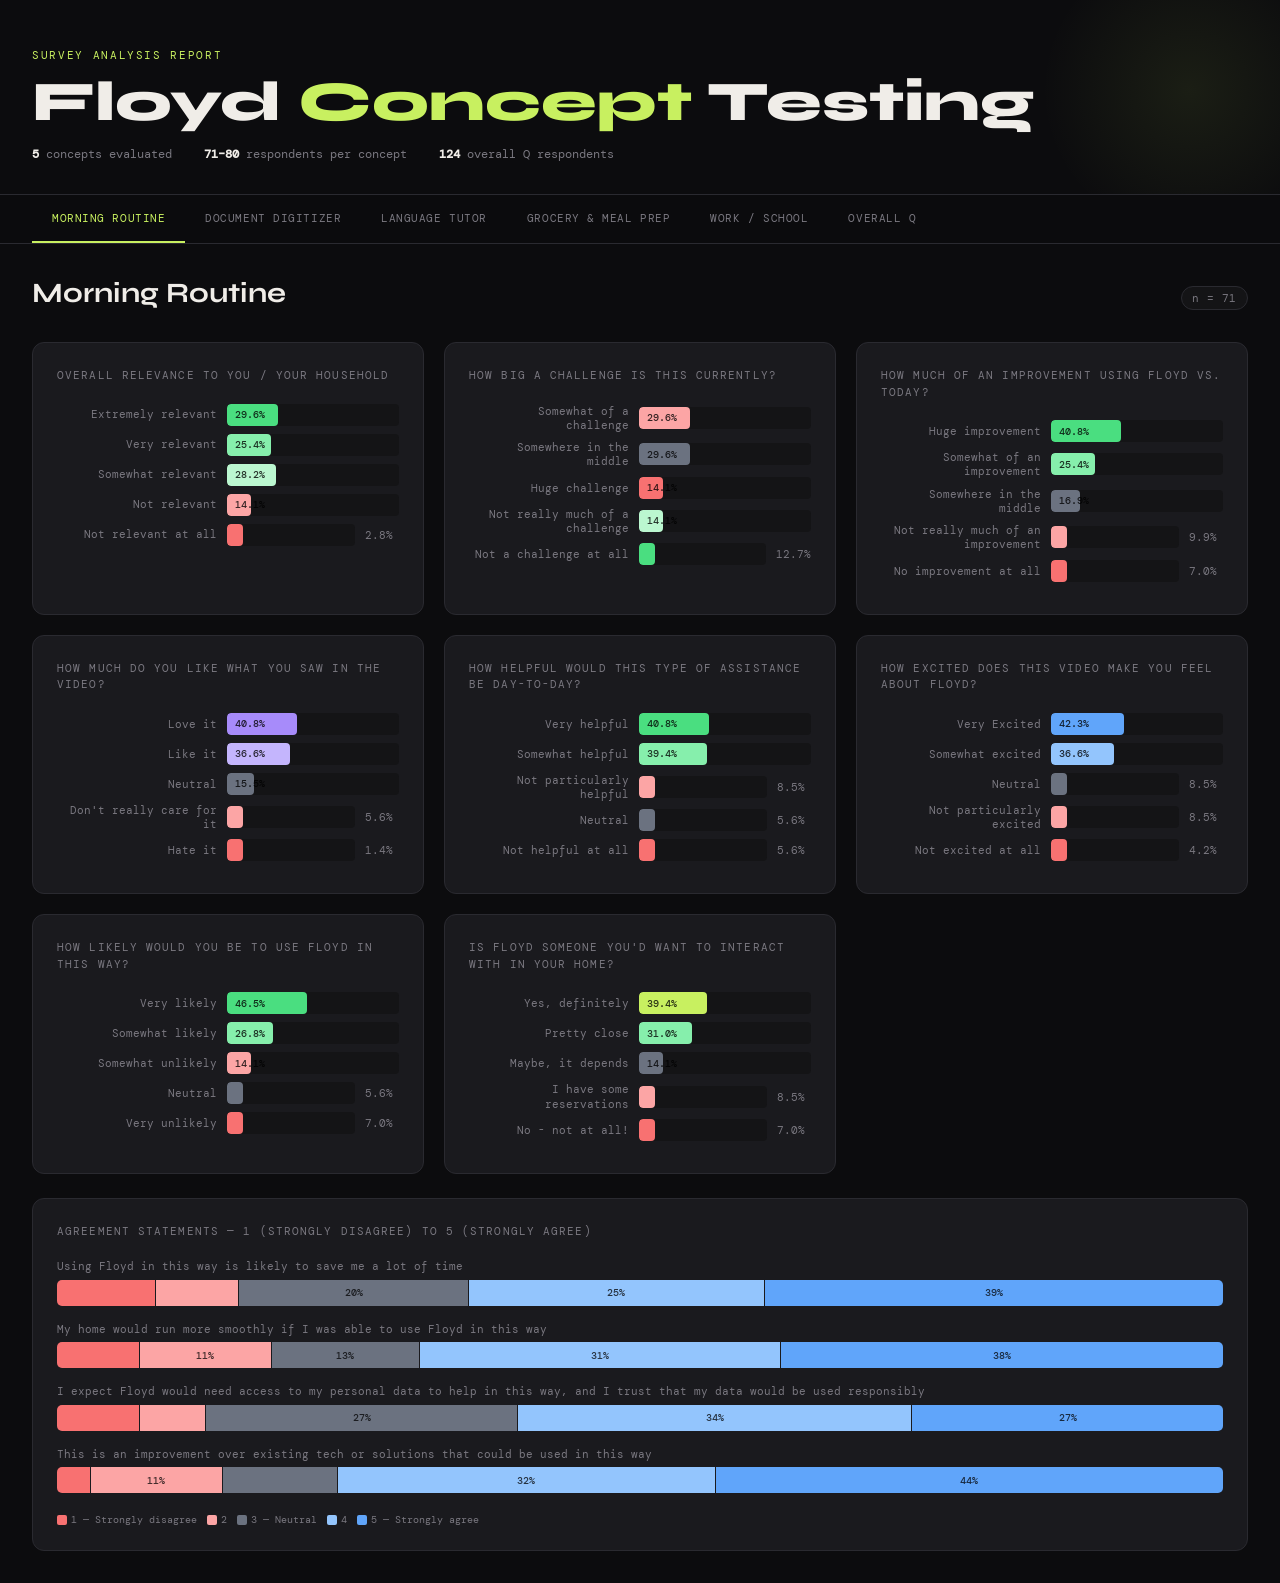
<file: floyd_survey_dashboard (1).html>
<!DOCTYPE html>
<html lang="en">
<head>
<meta charset="UTF-8">
<meta name="viewport" content="width=device-width, initial-scale=1.0">
<title>Floyd Survey Analysis Dashboard</title>
<link href="https://fonts.googleapis.com/css2?family=DM+Mono:wght@400;500&family=Syne:wght@400;600;700;800&display=swap" rel="stylesheet">
<style>
  :root {
    --bg: #0c0c0e;
    --surface: #141416;
    --card: #1a1a1e;
    --border: #2a2a30;
    --text: #f0ede8;
    --muted: #7a7880;
    --accent: #c8f060;
    --accent2: #60c8f0;
    --accent3: #f060c8;
    --pos1: #4ade80;
    --pos2: #86efac;
    --pos3: #bbf7d0;
    --neu: #6b7280;
    --neg1: #f87171;
    --neg2: #fca5a5;
    --neg3: #fecaca;
    --blue1: #60a5fa;
    --blue2: #93c5fd;
    --purple1: #a78bfa;
    --amber1: #fbbf24;
  }
  * { box-sizing: border-box; margin: 0; padding: 0; }
  body {
    font-family: 'DM Mono', monospace;
    background: var(--bg);
    color: var(--text);
    min-height: 100vh;
  }

  /* HEADER */
  header {
    padding: 3rem 2rem 2rem;
    border-bottom: 1px solid var(--border);
    position: relative;
    overflow: hidden;
  }
  header::before {
    content: '';
    position: absolute;
    top: -60px; right: -60px;
    width: 300px; height: 300px;
    background: radial-gradient(circle, rgba(200,240,96,0.08) 0%, transparent 70%);
    pointer-events: none;
  }
  .header-tag {
    font-size: 11px;
    letter-spacing: 0.15em;
    color: var(--accent);
    text-transform: uppercase;
    margin-bottom: 0.75rem;
  }
  h1 {
    font-family: 'Syne', sans-serif;
    font-size: clamp(2rem, 5vw, 3.5rem);
    font-weight: 800;
    line-height: 1;
    color: var(--text);
    margin-bottom: 0.5rem;
  }
  h1 span { color: var(--accent); }
  .header-meta {
    font-size: 12px;
    color: var(--muted);
    margin-top: 1rem;
    display: flex; gap: 2rem; flex-wrap: wrap;
  }
  .header-meta strong { color: var(--text); }

  /* NAV */
  nav {
    position: sticky;
    top: 0;
    z-index: 100;
    background: rgba(12,12,14,0.95);
    backdrop-filter: blur(10px);
    border-bottom: 1px solid var(--border);
    padding: 0 2rem;
    display: flex;
    gap: 0;
    overflow-x: auto;
  }
  nav::-webkit-scrollbar { height: 0; }
  .nav-btn {
    font-family: 'DM Mono', monospace;
    font-size: 11px;
    letter-spacing: 0.05em;
    padding: 1rem 1.25rem;
    background: none;
    border: none;
    color: var(--muted);
    cursor: pointer;
    white-space: nowrap;
    border-bottom: 2px solid transparent;
    transition: all 0.2s;
    text-transform: uppercase;
  }
  .nav-btn:hover { color: var(--text); }
  .nav-btn.active {
    color: var(--accent);
    border-bottom-color: var(--accent);
  }

  /* MAIN */
  main { padding: 2rem; max-width: 1400px; margin: 0 auto; }

  /* SECTION */
  .section { display: none; }
  .section.active { display: block; }

  .section-header {
    display: flex;
    align-items: flex-end;
    justify-content: space-between;
    margin-bottom: 2rem;
    flex-wrap: wrap;
    gap: 1rem;
  }
  .section-title {
    font-family: 'Syne', sans-serif;
    font-size: 1.75rem;
    font-weight: 700;
    color: var(--text);
  }
  .n-badge {
    font-size: 11px;
    background: var(--surface);
    border: 1px solid var(--border);
    color: var(--muted);
    padding: 4px 10px;
    border-radius: 20px;
    letter-spacing: 0.05em;
  }

  /* GRID */
  .grid {
    display: grid;
    grid-template-columns: repeat(auto-fill, minmax(340px, 1fr));
    gap: 1.25rem;
    margin-bottom: 1.5rem;
  }
  .grid-wide { grid-template-columns: 1fr; }

  /* CARD */
  .card {
    background: var(--card);
    border: 1px solid var(--border);
    border-radius: 12px;
    padding: 1.5rem;
  }
  .card-title {
    font-size: 11px;
    text-transform: uppercase;
    letter-spacing: 0.1em;
    color: var(--muted);
    margin-bottom: 1.25rem;
    line-height: 1.5;
  }

  /* BAR CHART */
  .bar-row {
    display: flex;
    align-items: center;
    gap: 10px;
    margin-bottom: 8px;
  }
  .bar-label {
    font-size: 11px;
    color: var(--muted);
    width: 160px;
    flex-shrink: 0;
    text-align: right;
    line-height: 1.3;
  }
  .bar-track {
    flex: 1;
    background: var(--surface);
    border-radius: 4px;
    height: 22px;
    overflow: hidden;
    position: relative;
  }
  .bar-fill {
    height: 100%;
    border-radius: 4px;
    display: flex;
    align-items: center;
    padding: 0 8px;
    min-width: 2px;
    transition: width 0.6s cubic-bezier(0.4,0,0.2,1);
  }
  .bar-val {
    font-size: 10px;
    font-weight: 500;
    color: rgba(0,0,0,0.8);
    white-space: nowrap;
  }
  .bar-val-out {
    font-size: 11px;
    color: var(--muted);
    white-space: nowrap;
    min-width: 34px;
  }

  /* STACKED AGREE */
  .agree-row { margin-bottom: 1rem; }
  .agree-label {
    font-size: 11px;
    color: var(--muted);
    margin-bottom: 5px;
    line-height: 1.4;
  }
  .stacked-bar {
    display: flex;
    height: 26px;
    border-radius: 5px;
    overflow: hidden;
    gap: 1px;
  }
  .stack-seg {
    display: flex;
    align-items: center;
    justify-content: center;
    font-size: 10px;
    font-weight: 500;
    color: rgba(0,0,0,0.75);
    transition: all 0.6s;
  }
  .agree-legend {
    display: flex;
    flex-wrap: wrap;
    gap: 10px;
    margin-top: 1.25rem;
    font-size: 10px;
    color: var(--muted);
  }
  .agree-legend span { display: flex; align-items: center; gap: 4px; }
  .legend-dot {
    width: 10px; height: 10px;
    border-radius: 2px;
    display: inline-block;
    flex-shrink: 0;
  }

  /* SPECIAL CARD - big stat */
  .big-stat-grid {
    display: grid;
    grid-template-columns: 1fr 1fr;
    gap: 1rem;
    margin-bottom: 1.5rem;
  }
  .stat-card {
    background: var(--surface);
    border: 1px solid var(--border);
    border-radius: 10px;
    padding: 1.25rem;
    display: flex;
    flex-direction: column;
    gap: 4px;
  }
  .stat-label { font-size: 10px; text-transform: uppercase; letter-spacing: 0.1em; color: var(--muted); }
  .stat-val { font-family: 'Syne', sans-serif; font-size: 2rem; font-weight: 800; color: var(--accent); }
  .stat-desc { font-size: 11px; color: var(--muted); }

  /* DONUT */
  .donut-wrap {
    display: flex;
    align-items: center;
    gap: 2rem;
    flex-wrap: wrap;
  }
  canvas.donut { flex-shrink: 0; }

  /* SECTION DIVIDER */
  .divider {
    border: none;
    border-top: 1px solid var(--border);
    margin: 1.5rem 0;
  }
  .sub-heading {
    font-family: 'Syne', sans-serif;
    font-size: 1rem;
    font-weight: 600;
    color: var(--text);
    margin-bottom: 1rem;
    display: flex;
    align-items: center;
    gap: 0.5rem;
  }
  .sub-heading::before {
    content: '';
    display: inline-block;
    width: 12px;
    height: 3px;
    background: var(--accent);
    border-radius: 2px;
  }

  @media (max-width: 600px) {
    main { padding: 1rem; }
    .bar-label { width: 110px; font-size: 10px; }
    .grid { grid-template-columns: 1fr; }
  }
</style>
</head>
<body>

<header>
  <div class="header-tag">Survey Analysis Report</div>
  <h1>Floyd <span>Concept</span> Testing</h1>
  <div class="header-meta">
    <div><strong>5</strong> concepts evaluated</div>
    <div><strong>71–80</strong> respondents per concept</div>
    <div><strong>124</strong> overall Q respondents</div>
  </div>
</header>

<nav>
  <button class="nav-btn active" onclick="show('morning', this)">Morning Routine</button>
  <button class="nav-btn" onclick="show('docdig', this)">Document Digitizer</button>
  <button class="nav-btn" onclick="show('lang', this)">Language Tutor</button>
  <button class="nav-btn" onclick="show('grocery', this)">Grocery & Meal Prep</button>
  <button class="nav-btn" onclick="show('work', this)">Work / School</button>
  <button class="nav-btn" onclick="show('overall', this)">Overall Q</button>
</nav>

<main>

  <!-- ============ MORNING ROUTINE ============ -->
  <div class="section active" id="morning">
    <div class="section-header">
      <div class="section-title">Morning Routine</div>
      <div class="n-badge">n = 71</div>
    </div>
    <div class="grid">
      <div class="card">
        <div class="card-title">Overall relevance to you / your household</div>
        <div id="mr_rel"></div>
      </div>
      <div class="card">
        <div class="card-title">How big a challenge is this currently?</div>
        <div id="mr_chal"></div>
      </div>
      <div class="card">
        <div class="card-title">How much of an improvement using Floyd vs. today?</div>
        <div id="mr_imp"></div>
      </div>
      <div class="card">
        <div class="card-title">How much do you like what you saw in the video?</div>
        <div id="mr_like"></div>
      </div>
      <div class="card">
        <div class="card-title">How helpful would this type of assistance be day-to-day?</div>
        <div id="mr_help"></div>
      </div>
      <div class="card">
        <div class="card-title">How excited does this video make you feel about Floyd?</div>
        <div id="mr_exc"></div>
      </div>
      <div class="card">
        <div class="card-title">How likely would you be to use Floyd in this way?</div>
        <div id="mr_likely"></div>
      </div>
      <div class="card">
        <div class="card-title">Is Floyd someone you'd want to interact with in your home?</div>
        <div id="mr_who"></div>
      </div>
    </div>
    <div class="card">
      <div class="card-title">Agreement statements — 1 (strongly disagree) to 5 (strongly agree)</div>
      <div id="mr_agree"></div>
    </div>
  </div>

  <!-- ============ DOCUMENT DIGITIZER ============ -->
  <div class="section" id="docdig">
    <div class="section-header">
      <div class="section-title">Document Digitizer</div>
      <div class="n-badge">n = 71</div>
    </div>
    <div class="grid">
      <div class="card">
        <div class="card-title">Overall relevance to you / your household</div>
        <div id="dd_rel"></div>
      </div>
      <div class="card">
        <div class="card-title">How much of an improvement using Floyd vs. today?</div>
        <div id="dd_imp"></div>
      </div>
      <div class="card">
        <div class="card-title">How much do you like what you saw in the video?</div>
        <div id="dd_like"></div>
      </div>
      <div class="card">
        <div class="card-title">How helpful would this type of assistance be day-to-day?</div>
        <div id="dd_help"></div>
      </div>
      <div class="card">
        <div class="card-title">How excited does this video make you feel about Floyd?</div>
        <div id="dd_exc"></div>
      </div>
      <div class="card">
        <div class="card-title">How likely would you be to use Floyd in this way?</div>
        <div id="dd_likely"></div>
      </div>
      <div class="card">
        <div class="card-title">Is Floyd someone you'd want to interact with in your home?</div>
        <div id="dd_who"></div>
      </div>
    </div>
    <div class="card">
      <div class="card-title">Agreement statements — 1 (strongly disagree) to 5 (strongly agree)</div>
      <div id="dd_agree"></div>
    </div>
  </div>

  <!-- ============ LANGUAGE TUTOR ============ -->
  <div class="section" id="lang">
    <div class="section-header">
      <div class="section-title">Language Tutor</div>
      <div class="n-badge">n = 72</div>
    </div>
    <div class="grid">
      <div class="card">
        <div class="card-title">Overall relevance to you / your household</div>
        <div id="lt_rel"></div>
      </div>
      <div class="card">
        <div class="card-title">How big a challenge is this currently?</div>
        <div id="lt_chal"></div>
      </div>
      <div class="card">
        <div class="card-title">How much of an improvement using Floyd vs. today?</div>
        <div id="lt_imp"></div>
      </div>
      <div class="card">
        <div class="card-title">How much do you like what you saw in the video?</div>
        <div id="lt_like"></div>
      </div>
      <div class="card">
        <div class="card-title">How helpful would this type of assistance be day-to-day?</div>
        <div id="lt_help"></div>
      </div>
      <div class="card">
        <div class="card-title">How excited does this video make you feel about Floyd?</div>
        <div id="lt_exc"></div>
      </div>
      <div class="card">
        <div class="card-title">How likely would you be to use Floyd in this way?</div>
        <div id="lt_likely"></div>
      </div>
      <div class="card">
        <div class="card-title">Is Floyd someone you'd want to interact with in your home?</div>
        <div id="lt_who"></div>
      </div>
    </div>
    <div class="card">
      <div class="card-title">Agreement statements — 1 (strongly disagree) to 5 (strongly agree)</div>
      <div id="lt_agree"></div>
    </div>
  </div>

  <!-- ============ GROCERY & MEAL PREP ============ -->
  <div class="section" id="grocery">
    <div class="section-header">
      <div class="section-title">Grocery & Meal Prep Assistant</div>
      <div class="n-badge">n = 76</div>
    </div>
    <div class="grid">
      <div class="card">
        <div class="card-title">Overall relevance to you / your household</div>
        <div id="gm_rel"></div>
      </div>
      <div class="card">
        <div class="card-title">How big a challenge is this currently?</div>
        <div id="gm_chal"></div>
      </div>
      <div class="card">
        <div class="card-title">How much of an improvement using Floyd vs. today?</div>
        <div id="gm_imp"></div>
      </div>
      <div class="card">
        <div class="card-title">How much do you like what you saw in the video?</div>
        <div id="gm_like"></div>
      </div>
      <div class="card">
        <div class="card-title">How helpful would this type of assistance be day-to-day?</div>
        <div id="gm_help"></div>
      </div>
      <div class="card">
        <div class="card-title">How excited does this video make you feel about Floyd?</div>
        <div id="gm_exc"></div>
      </div>
      <div class="card">
        <div class="card-title">How likely would you be to use Floyd in this way?</div>
        <div id="gm_likely"></div>
      </div>
      <div class="card">
        <div class="card-title">Is Floyd someone you'd want to interact with in your home?</div>
        <div id="gm_who"></div>
      </div>
    </div>
    <div class="card">
      <div class="card-title">Agreement statements — 1 (strongly disagree) to 5 (strongly agree)</div>
      <div id="gm_agree"></div>
    </div>
  </div>

  <!-- ============ WORK / SCHOOL ============ -->
  <div class="section" id="work">
    <div class="section-header">
      <div class="section-title">Work / School Assistant</div>
      <div class="n-badge">n = 80</div>
    </div>
    <div class="grid">
      <div class="card">
        <div class="card-title">Overall relevance to you / your household</div>
        <div id="ws_rel"></div>
      </div>
      <div class="card">
        <div class="card-title">How big a challenge is this currently?</div>
        <div id="ws_chal"></div>
      </div>
      <div class="card">
        <div class="card-title">How much of an improvement using Floyd vs. today?</div>
        <div id="ws_imp"></div>
      </div>
      <div class="card">
        <div class="card-title">How much do you like what you saw in the video?</div>
        <div id="ws_like"></div>
      </div>
      <div class="card">
        <div class="card-title">How helpful would this type of assistance be day-to-day?</div>
        <div id="ws_help"></div>
      </div>
      <div class="card">
        <div class="card-title">How excited does this video make you feel about Floyd?</div>
        <div id="ws_exc"></div>
      </div>
      <div class="card">
        <div class="card-title">How likely would you be to use Floyd in this way?</div>
        <div id="ws_likely"></div>
      </div>
      <div class="card">
        <div class="card-title">Is Floyd someone you'd want to interact with in your home?</div>
        <div id="ws_who"></div>
      </div>
    </div>
    <div class="card">
      <div class="card-title">Agreement statements — 1 (strongly disagree) to 5 (strongly agree)</div>
      <div id="ws_agree"></div>
    </div>
  </div>

  <!-- ============ OVERALL ============ -->
  <div class="section" id="overall">
    <div class="section-header">
      <div class="section-title">Overall Question</div>
      <div class="n-badge">n = 124</div>
    </div>
    <div class="card" style="max-width:560px;">
      <div class="card-title">Would you prefer Floyd have the same personality across tasks, or show up differently in different scenarios?</div>
      <div id="ov_pref"></div>
    </div>
  </div>

</main>

<script>
function show(id, btn) {
  document.querySelectorAll('.section').forEach(s => s.classList.remove('active'));
  document.querySelectorAll('.nav-btn').forEach(b => b.classList.remove('active'));
  document.getElementById(id).classList.add('active');
  btn.classList.add('active');
}

// Color maps
const C = {
  pos1:'#4ade80', pos2:'#86efac', pos3:'#bbf7d0',
  neu:'#6b7280',
  neg1:'#f87171', neg2:'#fca5a5', neg3:'#fecaca',
  blue1:'#60a5fa', blue2:'#93c5fd',
  purple1:'#a78bfa', purple2:'#c4b5fd',
  amber:'#fbbf24',
  accent:'#c8f060', accent2:'#60c8f0',
};

const agreeColors = ['#f87171','#fca5a5','#6b7280','#93c5fd','#60a5fa'];

function relC(n) {
  if(n.includes('Extremely')) return C.pos1;
  if(n.includes('Very r')) return C.pos2;
  if(n.includes('Somewhat')) return C.pos3;
  if(n.includes('Not relevant at all')) return C.neg1;
  if(n.includes('Not relevant')) return C.neg2;
  return C.neu;
}
function chalC(n) {
  if(n.includes('Huge')) return C.neg1;
  if(n.includes('Somewhat of a')) return C.neg2;
  if(n.includes('middle')) return C.neu;
  if(n.includes('Not really')) return C.pos3;
  if(n.includes('Not a challenge')) return C.pos1;
  return C.neu;
}
function impC(n) {
  if(n.includes('Huge improvement')) return C.pos1;
  if(n.includes('Somewhat of an imp')) return C.pos2;
  if(n.includes('middle')) return C.neu;
  if(n.includes('Not really much of an imp')) return C.neg2;
  if(n.includes('No improvement')) return C.neg1;
  return C.neu;
}
function likeC(n) {
  if(n.includes('Love')) return C.purple1;
  if(n.includes('Like it')) return C.purple2;
  if(n.includes('Neutral')) return C.neu;
  if(n.includes("care for")) return C.neg2;
  if(n.includes('Hate')) return C.neg1;
  return C.neu;
}
function helpC(n) {
  if(n.includes('Very helpful')) return C.pos1;
  if(n.includes('Somewhat helpful')) return C.pos2;
  if(n.includes('Neutral')) return C.neu;
  if(n.includes('Not particularly')) return C.neg2;
  if(n.includes('Not helpful')) return C.neg1;
  return C.neu;
}
function excC(n) {
  if(n.includes('Very Excited')||n.includes('Very excited')) return C.blue1;
  if(n.includes('Somewhat excited')) return C.blue2;
  if(n.includes('Neutral')) return C.neu;
  if(n.includes('Not particularly')) return C.neg2;
  if(n.includes('Not excited')) return C.neg1;
  return C.neu;
}
function likelyC(n) {
  if(n.includes('Very likely')) return C.pos1;
  if(n.includes('Somewhat likely')) return C.pos2;
  if(n.includes('Neutral')) return C.neu;
  if(n.includes('Somewhat unlikely')) return C.neg2;
  if(n.includes('Very unlikely')) return C.neg1;
  return C.neu;
}
function whoC(n) {
  if(n.includes('Yes, definitely')) return C.accent;
  if(n.includes('Pretty close')) return C.pos2;
  if(n.includes('Maybe')) return C.neu;
  if(n.includes('reservations')) return C.neg2;
  if(n.includes('not at all')) return C.neg1;
  return C.neu;
}
function ovC(n) {
  return n.includes('Different') ? C.accent : C.blue1;
}

function bars(id, data, colorFn) {
  const el = document.getElementById(id);
  if(!el) return;
  el.innerHTML = data.map(([name, pct]) => {
    const color = colorFn(name);
    const w = Math.max(parseFloat(pct), 1);
    const showIn = parseFloat(pct) >= 14;
    return `<div class="bar-row">
      <div class="bar-label">${name}</div>
      <div class="bar-track">
        <div class="bar-fill" style="width:${w}%;background:${color}">
          ${showIn ? `<span class="bar-val">${pct}%</span>` : ''}
        </div>
      </div>
      ${!showIn ? `<span class="bar-val-out">${pct}%</span>` : ''}
    </div>`;
  }).join('');
}

function agree(id, rows) {
  const el = document.getElementById(id);
  if(!el) return;
  const legend = `<div class="agree-legend">
    ${['1 — Strongly disagree','2','3 — Neutral','4','5 — Strongly agree'].map((l,i)=>
      `<span><span class="legend-dot" style="background:${agreeColors[i]}"></span>${l}</span>`
    ).join('')}
  </div>`;
  el.innerHTML = rows.map(({label, data}) => {
    const total = data.reduce((a,b)=>a+b,0);
    const segs = data.map((v,i) => {
      const pct = total ? (v/total*100) : 0;
      const show = pct >= 10;
      return `<div class="stack-seg" style="flex:${pct};background:${agreeColors[i]}">${show ? Math.round(pct)+'%' : ''}</div>`;
    }).join('');
    return `<div class="agree-row">
      <div class="agree-label">${label}</div>
      <div class="stacked-bar">${segs}</div>
    </div>`;
  }).join('') + legend;
}

// ---- MORNING ROUTINE ----
bars('mr_rel', [
  ['Extremely relevant','29.6'],['Very relevant','25.4'],['Somewhat relevant','28.2'],
  ['Not relevant','14.1'],['Not relevant at all','2.8']
], relC);
bars('mr_chal', [
  ['Somewhat of a challenge','29.6'],['Somewhere in the middle','29.6'],
  ['Huge challenge','14.1'],['Not really much of a challenge','14.1'],['Not a challenge at all','12.7']
], chalC);
bars('mr_imp', [
  ['Huge improvement','40.8'],['Somewhat of an improvement','25.4'],
  ['Somewhere in the middle','16.9'],['Not really much of an improvement','9.9'],['No improvement at all','7.0']
], impC);
bars('mr_like', [
  ['Love it','40.8'],['Like it','36.6'],['Neutral','15.5'],["Don't really care for it",'5.6'],['Hate it','1.4']
], likeC);
bars('mr_help', [
  ['Very helpful','40.8'],['Somewhat helpful','39.4'],['Not particularly helpful','8.5'],
  ['Neutral','5.6'],['Not helpful at all','5.6']
], helpC);
bars('mr_exc', [
  ['Very Excited','42.3'],['Somewhat excited','36.6'],['Neutral','8.5'],
  ['Not particularly excited','8.5'],['Not excited at all','4.2']
], excC);
bars('mr_likely', [
  ['Very likely','46.5'],['Somewhat likely','26.8'],['Somewhat unlikely','14.1'],
  ['Neutral','5.6'],['Very unlikely','7.0']
], likelyC);
bars('mr_who', [
  ['Yes, definitely','39.4'],['Pretty close','31.0'],['Maybe, it depends','14.1'],
  ['I have some reservations','8.5'],['No - not at all!','7.0']
], whoC);
agree('mr_agree', [
  {label:'Using Floyd in this way is likely to save me a lot of time', data:[6,5,14,18,28]},
  {label:'My home would run more smoothly if I was able to use Floyd in this way', data:[5,8,9,22,27]},
  {label:'I expect Floyd would need access to my personal data to help in this way, and I trust that my data would be used responsibly', data:[5,4,19,24,19]},
  {label:'This is an improvement over existing tech or solutions that could be used in this way', data:[2,8,7,23,31]},
]);

// ---- DOCUMENT DIGITIZER ----
bars('dd_rel', [
  ['Very relevant','36.6'],['Somewhat relevant','32.4'],['Extremely relevant','16.9'],
  ['Not relevant','12.7'],['Not relevant at all','1.4']
], relC);
bars('dd_imp', [
  ['Huge improvement','43.7'],['Somewhat of an improvement','25.4'],['Not really much of an improvement','15.5'],
  ['Somewhere in the middle','8.5'],['No improvement at all','7.0']
], impC);
bars('dd_like', [
  ['Like it','45.1'],['Love it','32.4'],['Neutral','11.3'],["Don't really care for it",'11.3']
], likeC);
bars('dd_help', [
  ['Very helpful','43.7'],['Somewhat helpful','26.8'],['Neutral','12.7'],
  ['Not particularly helpful','12.7'],['Not helpful at all','4.2']
], helpC);
bars('dd_exc', [
  ['Very Excited','39.4'],['Somewhat excited','29.6'],['Neutral','16.9'],
  ['Not particularly excited','11.3'],['Not excited at all','2.8']
], excC);
bars('dd_likely', [
  ['Very likely','45.1'],['Somewhat likely','23.9'],['Somewhat unlikely','12.7'],
  ['Neutral','9.9'],['Very unlikely','8.5']
], likelyC);
bars('dd_who', [
  ['Yes, definitely','40.8'],['Pretty close','25.4'],['Maybe, it depends','23.9'],
  ['I have some reservations','9.9']
], whoC);
agree('dd_agree', [
  {label:'Using Floyd in this way is likely to save me a lot of time', data:[3,8,14,15,31]},
  {label:'My home would run more smoothly if I was able to use Floyd in this way', data:[3,7,22,17,22]},
  {label:'I expect Floyd would need access to my personal data to help in this way, and I trust that my data would be used responsibly', data:[3,11,20,20,17]},
  {label:'This is an improvement over existing tech or solutions that could be used in this way', data:[0,7,11,28,25]},
]);

// ---- LANGUAGE TUTOR ----
bars('lt_rel', [
  ['Somewhat relevant','37.5'],['Extremely relevant','27.8'],['Very relevant','12.5'],
  ['Not relevant','11.1'],['Not relevant at all','11.1']
], relC);
bars('lt_chal', [
  ['Somewhat of a challenge','30.6'],['Somewhere in the middle','26.4'],
  ['Not really much of a challenge','18.1'],['Not a challenge at all','15.3'],['Huge challenge','9.7']
], chalC);
bars('lt_imp', [
  ['Huge improvement','47.2'],['Somewhat of an improvement','23.6'],['Somewhere in the middle','13.9'],
  ['No improvement at all','8.3'],['Not really much of an improvement','6.9']
], impC);
bars('lt_like', [
  ['Love it','44.4'],['Like it','41.7'],["Don't really care for it",'9.7'],['Neutral','4.2']
], likeC);
bars('lt_help', [
  ['Very helpful','45.8'],['Somewhat helpful','25.0'],['Neutral','15.3'],
  ['Not particularly helpful','9.7'],['Not helpful at all','4.2']
], helpC);
bars('lt_exc', [
  ['Very Excited','41.7'],['Somewhat excited','37.5'],['Neutral','9.7'],
  ['Not excited at all','6.9'],['Not particularly excited','4.2']
], excC);
bars('lt_likely', [
  ['Very likely','47.2'],['Somewhat likely','27.8'],['Neutral','11.1'],
  ['Very unlikely','8.3'],['Somewhat unlikely','5.6']
], likelyC);
bars('lt_who', [
  ['Yes, definitely','37.5'],['Pretty close','27.8'],['Maybe, it depends','20.8'],
  ['I have some reservations','6.9'],['No - not at all!','6.9']
], whoC);
agree('lt_agree', [
  {label:'Using Floyd in this way is likely to save me a lot of time', data:[6,13,11,18,24]},
  {label:'My home would run more smoothly if I was able to use Floyd in this way', data:[10,7,19,17,19]},
  {label:'I expect Floyd would need access to my personal data to help in this way, and I trust that my data would be used responsibly', data:[5,14,18,24,11]},
  {label:'This is an improvement over existing tech or solutions that could be used in this way', data:[3,2,12,18,37]},
]);

// ---- GROCERY & MEAL PREP ----
bars('gm_rel', [
  ['Extremely relevant','38.2'],['Very relevant','27.6'],['Somewhat relevant','25.0'],
  ['Not relevant','6.6'],['Not relevant at all','2.6']
], relC);
bars('gm_chal', [
  ['Somewhat of a challenge','31.6'],['Somewhere in the middle','26.3'],
  ['Not really much of a challenge','18.4'],['Huge challenge','14.5'],['Not a challenge at all','9.2']
], chalC);
bars('gm_imp', [
  ['Huge improvement','50.0'],['Somewhat of an improvement','23.7'],['Somewhere in the middle','13.2'],
  ['Not really much of an improvement','9.2'],['No improvement at all','3.9']
], impC);
bars('gm_like', [
  ['Love it','48.7'],['Like it','34.2'],['Neutral','11.8'],
  ["Don't really care for it",'3.9'],['Hate it','1.3']
], likeC);
bars('gm_help', [
  ['Very helpful','53.9'],['Somewhat helpful','26.3'],['Neutral','9.2'],
  ['Not particularly helpful','7.9'],['Not helpful at all','2.6']
], helpC);
bars('gm_exc', [
  ['Very Excited','53.9'],['Somewhat excited','30.3'],['Neutral','6.6'],
  ['Not particularly excited','5.3'],['Not excited at all','3.9']
], excC);
bars('gm_likely', [
  ['Very likely','53.9'],['Somewhat likely','28.9'],['Somewhat unlikely','9.2'],
  ['Neutral','5.3'],['Very unlikely','2.6']
], likelyC);
bars('gm_who', [
  ['Yes, definitely','46.1'],['Pretty close','25.0'],['Maybe, it depends','17.1'],
  ['I have some reservations','7.9'],['No - not at all!','3.9']
], whoC);
agree('gm_agree', [
  {label:'Using Floyd in this way is likely to save me a lot of time', data:[3,9,8,19,37]},
  {label:'My home would run more smoothly if I was able to use Floyd in this way', data:[3,6,11,26,30]},
  {label:'I expect Floyd would need access to my personal data to help in this way, and I trust that my data would be used responsibly', data:[1,10,27,18,20]},
  {label:'This is an improvement over existing tech or solutions that could be used in this way', data:[3,2,9,16,46]},
]);

// ---- WORK / SCHOOL ----
bars('ws_rel', [
  ['Somewhat relevant','40.0'],['Extremely relevant','18.8'],['Very relevant','18.8'],
  ['Not relevant','13.8'],['Not relevant at all','8.8']
], relC);
bars('ws_chal', [
  ['Not a challenge at all','20.0'],['Somewhere in the middle','22.5'],
  ['Somewhat of a challenge','23.8'],['Not really much of a challenge','17.5'],['Huge challenge','16.2']
], chalC);
bars('ws_imp', [
  ['Huge improvement','33.8'],['Somewhat of an improvement','27.5'],['Somewhere in the middle','20.0'],
  ['No improvement at all','11.2'],['Not really much of an improvement','7.5']
], impC);
bars('ws_like', [
  ['Love it','36.2'],['Like it','31.2'],['Neutral','22.5'],
  ["Don't really care for it",'8.8'],['Hate it','1.2']
], likeC);
bars('ws_help', [
  ['Very helpful','35.0'],['Somewhat helpful','28.7'],['Neutral','15.0'],
  ['Not particularly helpful','12.5'],['Not helpful at all','8.8']
], helpC);
bars('ws_exc', [
  ['Very Excited','36.2'],['Somewhat excited','28.7'],['Neutral','16.2'],
  ['Not particularly excited','15.0'],['Not excited at all','3.8']
], excC);
bars('ws_likely', [
  ['Very likely','40.0'],['Somewhat likely','21.2'],['Neutral','13.8'],
  ['Very unlikely','13.8'],['Somewhat unlikely','11.2']
], likelyC);
bars('ws_who', [
  ['Yes, definitely','35.0'],['Maybe, it depends','22.5'],['Pretty close','22.5'],
  ['I have some reservations','16.2'],['No - not at all!','3.8']
], whoC);
agree('ws_agree', [
  {label:'Using Floyd in this way is likely to save me a lot of time', data:[7,9,16,19,29]},
  {label:'My home would run more smoothly if I was able to use Floyd in this way', data:[7,11,17,16,29]},
  {label:'I expect Floyd would need access to my personal data to help in this way, and I trust that my data would be used responsibly', data:[4,6,24,25,21]},
  {label:'This is an improvement over existing tech or solutions that could be used in this way', data:[4,10,8,24,34]},
]);

// ---- OVERALL ----
bars('ov_pref', [
  ['Differently for different scenarios','53.2'],
  ['Same across tasks','46.8']
], ovC);
</script>
</body>
</html>
</file>
